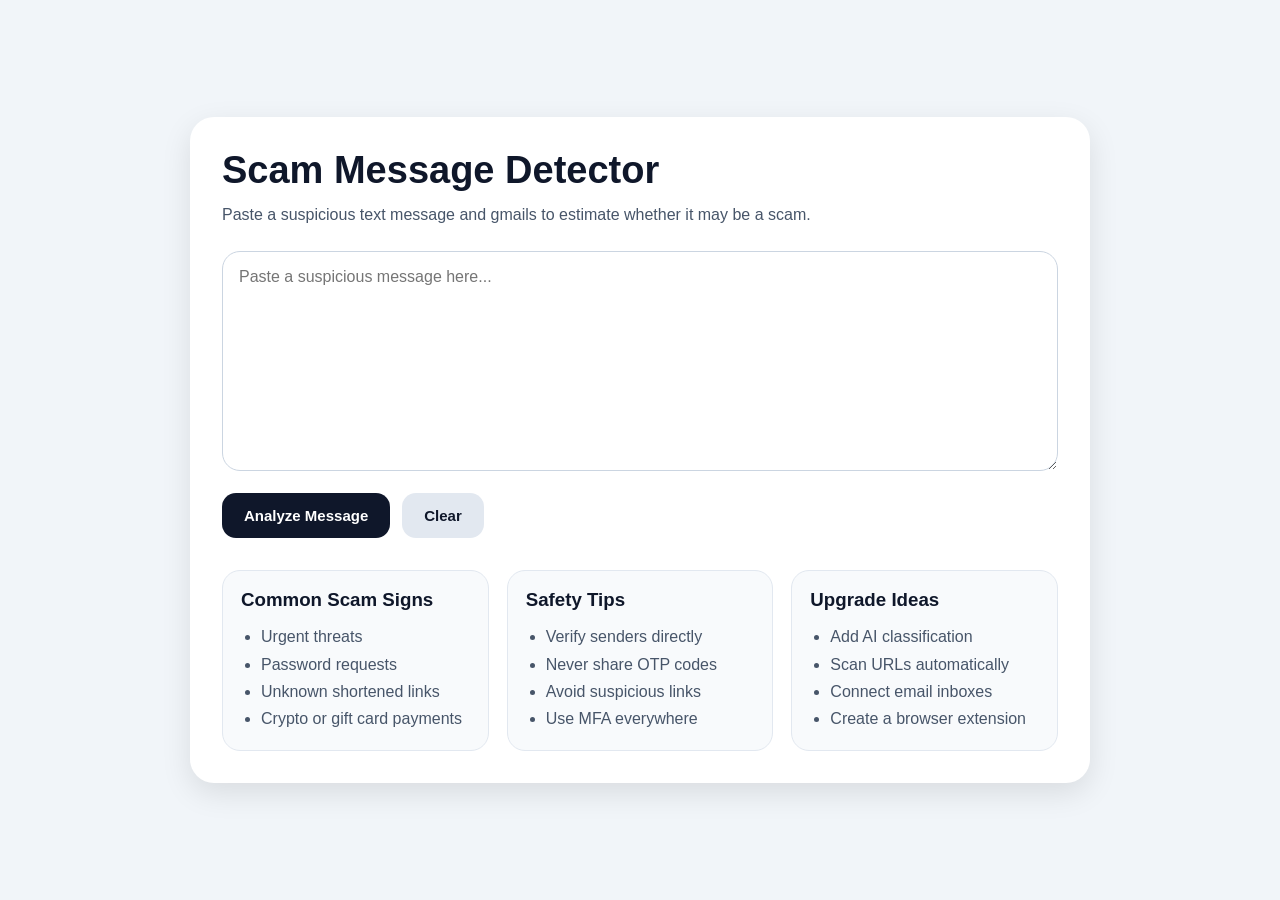
<file: Index.html>
<!DOCTYPE html>
<html lang="en">
<head>
  <meta charset="UTF-8" />
  <meta name="viewport" content="width=device-width, initial-scale=1.0"/>
  <link rel="stylesheet" href="SCAM.css">
  <title>Scam Message Detector</title>
</head>
<body>
  <div class="container">
    <h1>Scam Message Detector</h1>
    <p class="subtitle">
      Paste a suspicious text message and gmails to estimate whether it may be a scam.
    </p>

    <textarea id="messageInput" placeholder="Paste a suspicious message here..."></textarea>

    <div class="buttons">
      <button class="analyze-btn" onclick="analyzeMessage()">Analyze Message</button>
      <button class="clear-btn" onclick="clearMessage()">Clear</button>
    </div>

    <div id="resultBox" class="result">
      <h2 id="riskLevel"></h2>
      <p id="scoreText" class="score"></p>

      <div>
        <h3 style="margin-top:20px;">Detected Warning Signs</h3>
        <div id="flagsContainer" class="flags"></div>
      </div>
    </div>

    <div class="tips">
      <div class="card">
        <h3>Common Scam Signs</h3>
        <ul>
          <li>Urgent threats</li>
          <li>Password requests</li>
          <li>Unknown shortened links</li>
          <li>Crypto or gift card payments</li>
        </ul>
      </div>

      <div class="card">
        <h3>Safety Tips</h3>
        <ul>
          <li>Verify senders directly</li>
          <li>Never share OTP codes</li>
          <li>Avoid suspicious links</li>
          <li>Use MFA everywhere</li>
        </ul>
      </div>

      <div class="card">
        <h3>Upgrade Ideas</h3>
        <ul>
          <li>Add AI classification</li>
          <li>Scan URLs automatically</li>
          <li>Connect email inboxes</li>
          <li>Create a browser extension</li>
        </ul>
      </div>
    </div>
  </div>

<script> const scamKeywords = [
      'urgent',
      'verify your account',
      'click here',
      'password',
      'otp',
      'wire transfer',
      'gift card',
      'crypto',
      'bitcoin',
      'social security',
      'security alert',
      'you won',
      'free money',
      'claim reward'
    ];

    const suspiciousPatterns = [
      {
        label: 'Suspicious Link',
        regex: /(http:\/\/|bit\.ly|tinyurl|grabify|t\.co)/i,
        weight: 25
      },
      {
        label: 'Pressure Language',
        regex: /(urgent|act now|immediately|final warning)/i,
        weight: 20
      },
      {
        label: 'Credential Theft Attempt',
        regex: /(password|otp|verify your account|login)/i,
        weight: 30
      },
      {
        label: 'Financial Scam Request',
        regex: /(wire transfer|gift card|bitcoin|crypto)/i,
        weight: 30
      },
      {
        label: 'Too-Good-To-Be-True Offer',
        regex: /(free money|you won|claim reward)/i,
        weight: 20
      }
    ];

    function analyzeMessage() {
      const message = document.getElementById('messageInput').value;
      const resultBox = document.getElementById('resultBox');
      const riskLevel = document.getElementById('riskLevel');
      const scoreText = document.getElementById('scoreText');
      const flagsContainer = document.getElementById('flagsContainer');

      if (!message.trim()) {
        alert('Please paste a message first.');
        return;
      }

      let score = 0;
      const flags = [];

      const lowerMessage = message.toLowerCase();

      scamKeywords.forEach(keyword => {
        if (lowerMessage.includes(keyword)) {
          score += 4;
        }
      });

      suspiciousPatterns.forEach(pattern => {
        if (pattern.regex.test(message)) {
          score += pattern.weight;
          flags.push(pattern.label);
        }
      });

      if (/[A-Z]{5,}/g.test(message)) {
        score += 10;
        flags.push('Excessive Capital Letters');
      }

      if (/!{3,}/g.test(message)) {
        score += 10;
        flags.push('Aggressive Punctuation');
      }

      let risk = 'Low';
      let emoji = '✅';
      let className = 'low';

      if (score >= 70) {
        risk = 'High';
        emoji = '🚨';
        className = 'high';
      } else if (score >= 35) {
        risk = 'Medium';
        emoji = '⚠️';
        className = 'medium';
      }

      resultBox.style.display = 'block';
      resultBox.className = `result ${className}`;

      riskLevel.innerHTML = `${emoji} Risk Level: ${risk}`;
      scoreText.textContent = `Scam Confidence Score: ${score}/100`;

      flagsContainer.innerHTML = '';

      if (flags.length === 0) {
        flagsContainer.innerHTML = '<div class="flag">No major warning signs detected</div>';
      } else {
        flags.forEach(flag => {
          const element = document.createElement('div');
          element.className = 'flag';
          element.textContent = flag;
          flagsContainer.appendChild(element);
        });
      }
    }

    function clearMessage() {
      document.getElementById('messageInput').value = '';
      document.getElementById('resultBox').style.display = 'none';
    }</script>
</body>
</html>
</file>
<file: SCAM.css>
* {
  box-sizing: border-box;
  margin: 0;
  padding: 0;
  font-family: Arial, sans-serif;
}

body {
  background: #f1f5f9;
  min-height: 100vh;
  display: flex;
  justify-content: center;
  align-items: center;
  padding: 20px;
}

.container {
  width: 100%;
  max-width: 900px;
  background: white;
  border-radius: 24px;
  padding: 32px;
  box-shadow: 0 10px 30px rgba(0,0,0,0.1);
}

h1 {
  font-size: 38px;
  margin-bottom: 10px;
  color: #0f172a;
}

.subtitle {
  color: #475569;
  margin-bottom: 24px;
  line-height: 1.6;
}

textarea {
  width: 100%;
  min-height: 220px;
  border: 1px solid #cbd5e1;
  border-radius: 18px;
  padding: 16px;
  font-size: 16px;
  resize: vertical;
  outline: none;
}

textarea:focus {
  border-color: #334155;
}

.buttons {
  margin-top: 18px;
  display: flex;
  gap: 12px;
  flex-wrap: wrap;
}

button {
  padding: 14px 22px;
  border-radius: 14px;
  border: none;
  cursor: pointer;
  font-size: 15px;
  font-weight: bold;
  transition: 0.2s ease;
}

.analyze-btn {
  background: #0f172a;
  color: white;
}

.analyze-btn:hover {
  opacity: 0.9;
}

.clear-btn {
  background: #e2e8f0;
  color: #0f172a;
}

.clear-btn:hover {
  background: #cbd5e1;
}

.result {
  margin-top: 28px;
  padding: 24px;
  border-radius: 20px;
  display: none;
}

.low {
  background: #dcfce7;
  color: #166534;
  border: 2px solid #22c55e;
}

.medium {
  background: #fef9c3;
  color: #854d0e;
  border: 2px solid #eab308;
}

.high {
  background: #fee2e2;
  color: #991b1b;
  border: 2px solid #ef4444;
}

.score {
  font-size: 18px;
  margin-top: 8px;
}

.flags {
  margin-top: 18px;
  display: flex;
  flex-wrap: wrap;
  gap: 10px;
}

.flag {
  background: rgba(255,255,255,0.7);
  padding: 10px 14px;
  border-radius: 999px;
  font-size: 14px;
  font-weight: bold;
}

.tips {
  margin-top: 32px;
  display: grid;
  grid-template-columns: repeat(auto-fit, minmax(220px, 1fr));
  gap: 18px;
}

.card {
  background: #f8fafc;
  border: 1px solid #e2e8f0;
  border-radius: 18px;
  padding: 18px;
}

.card h3 {
  margin-bottom: 12px;
  color: #0f172a;
}

.card ul {
  padding-left: 20px;
  color: #475569;
  line-height: 1.7;
}
</file>
